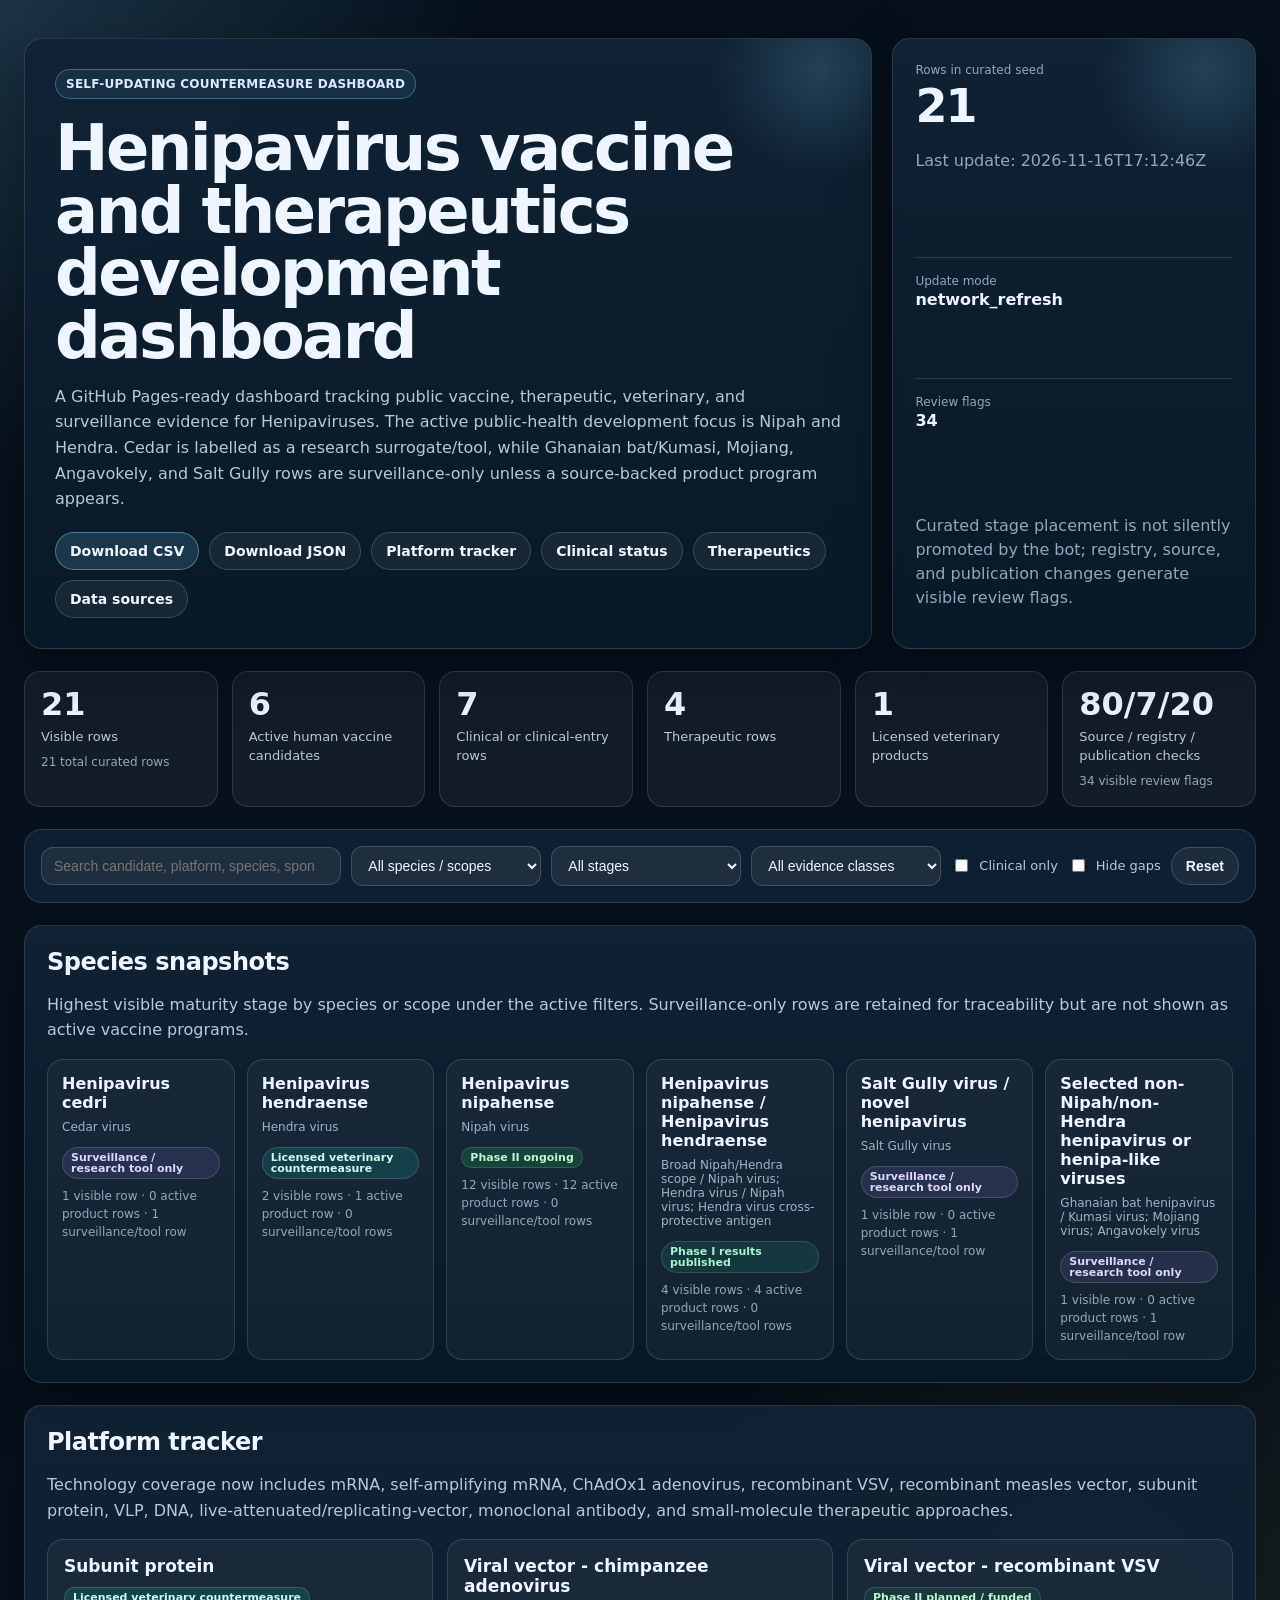
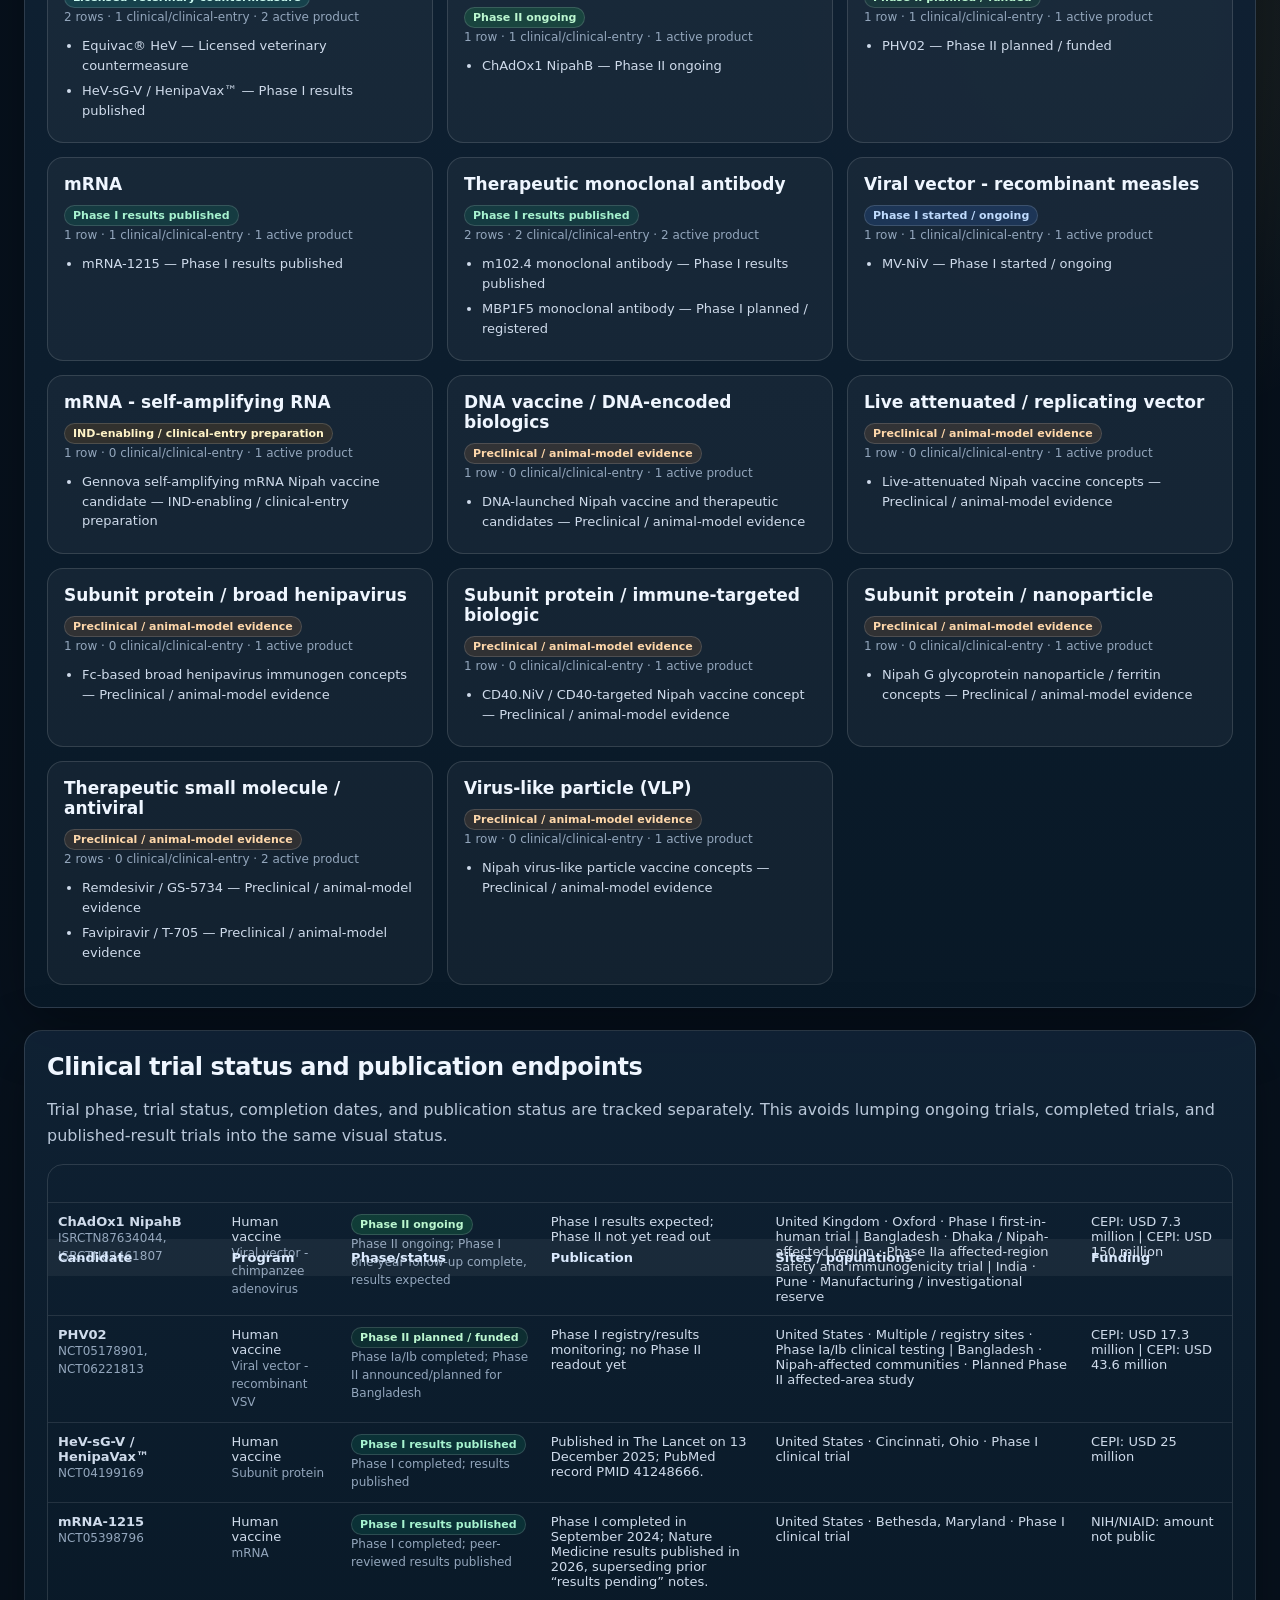
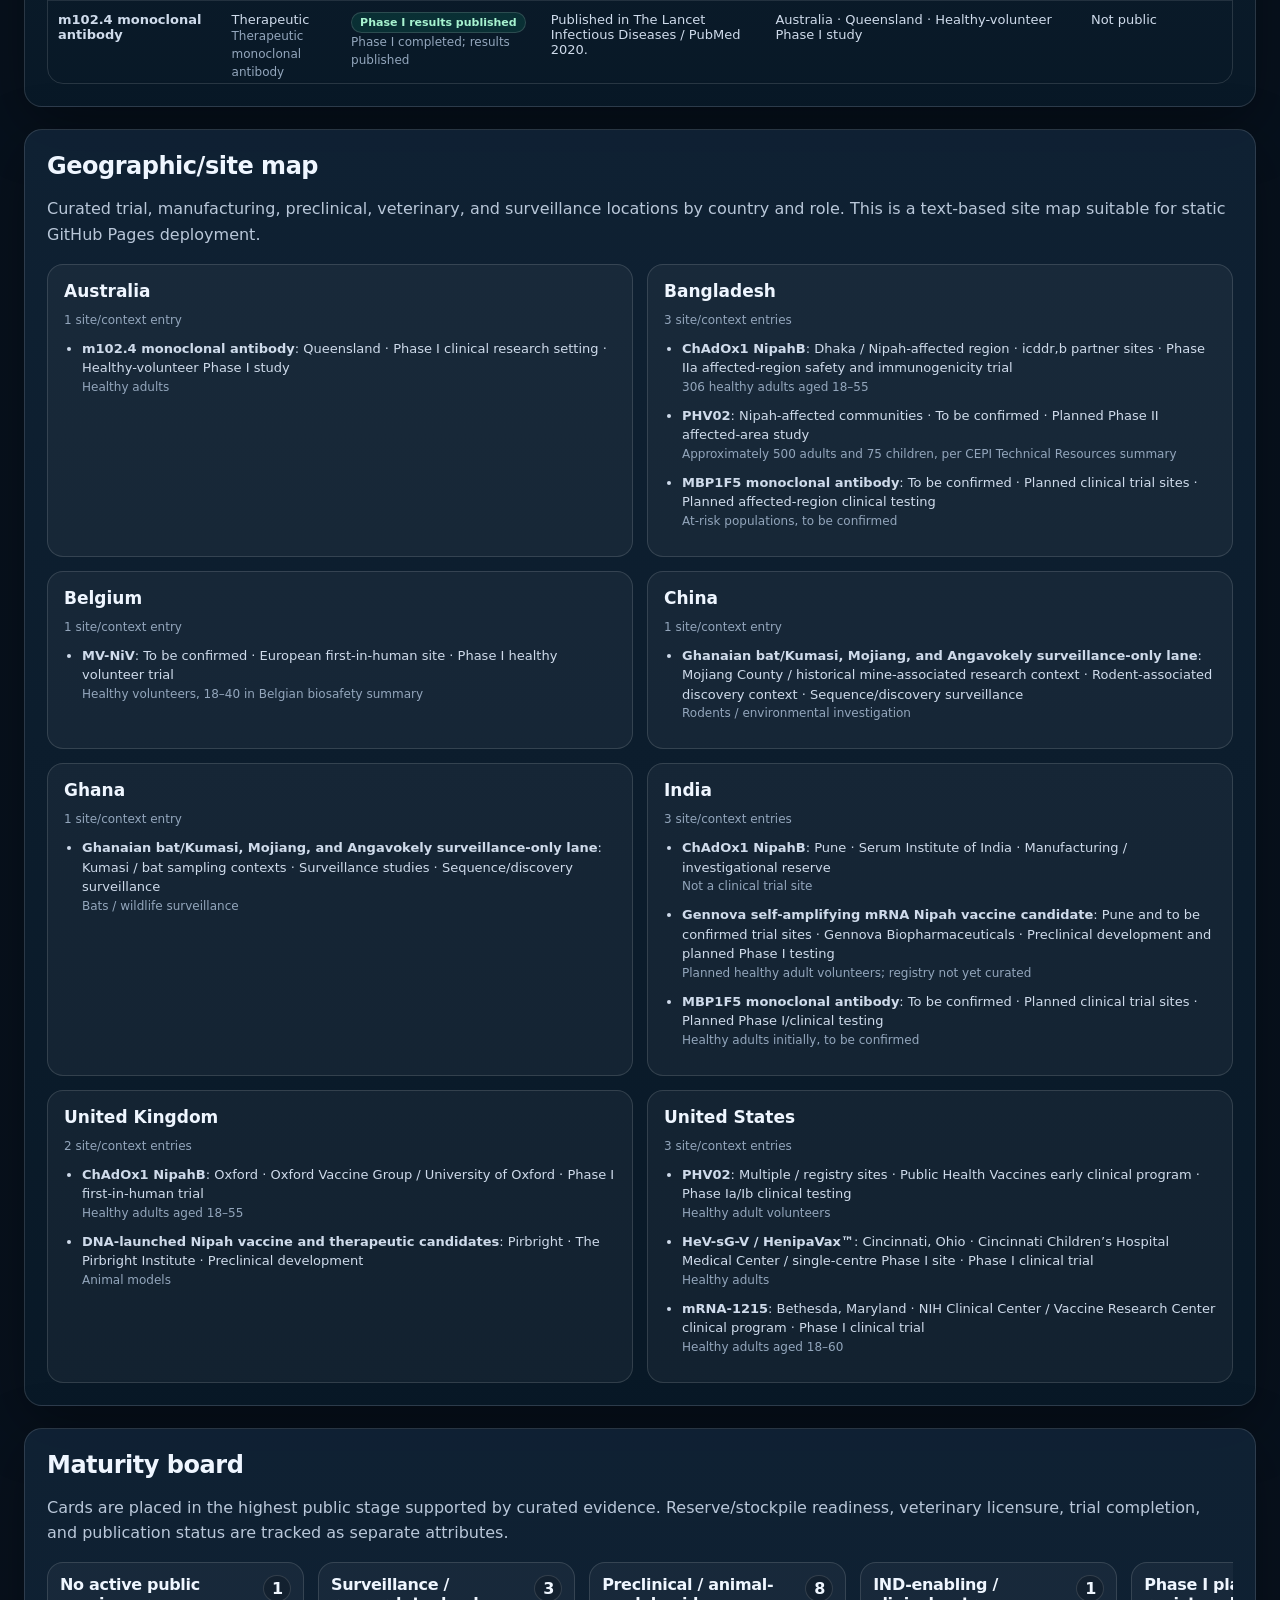
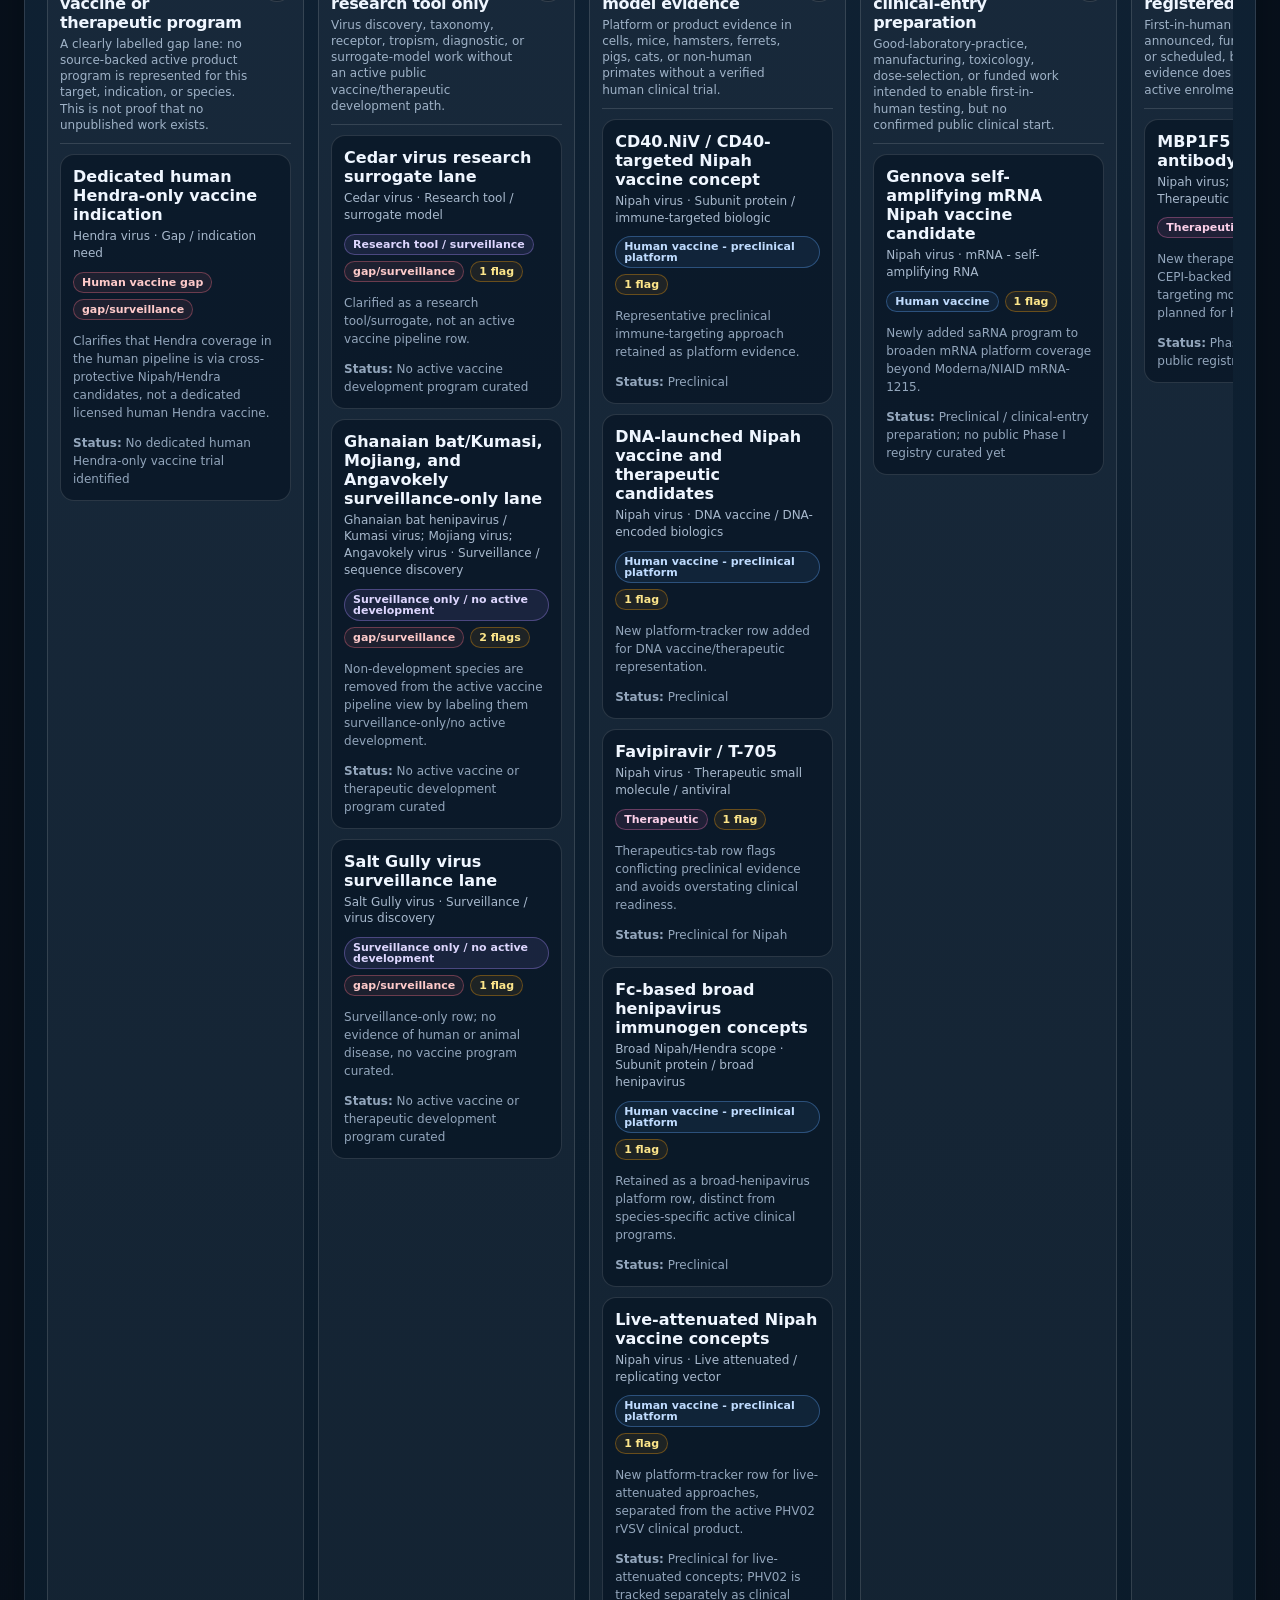
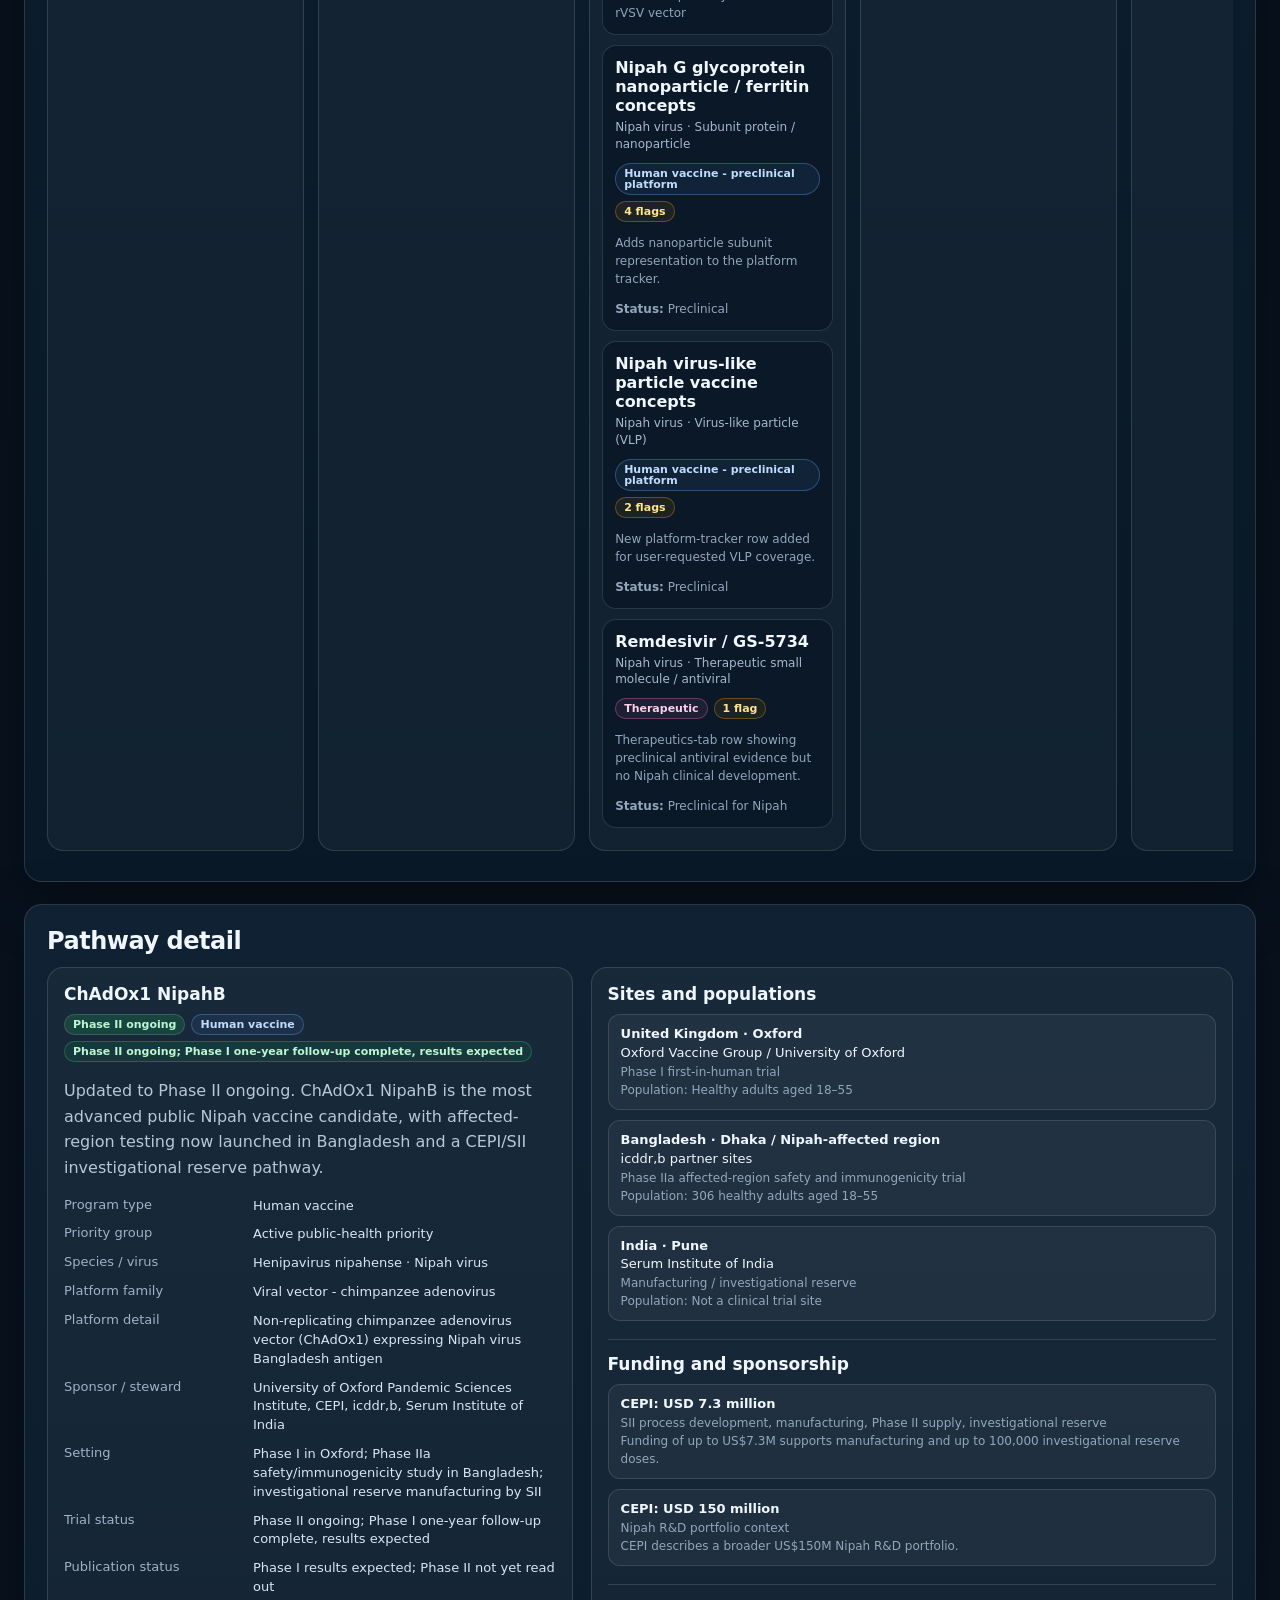
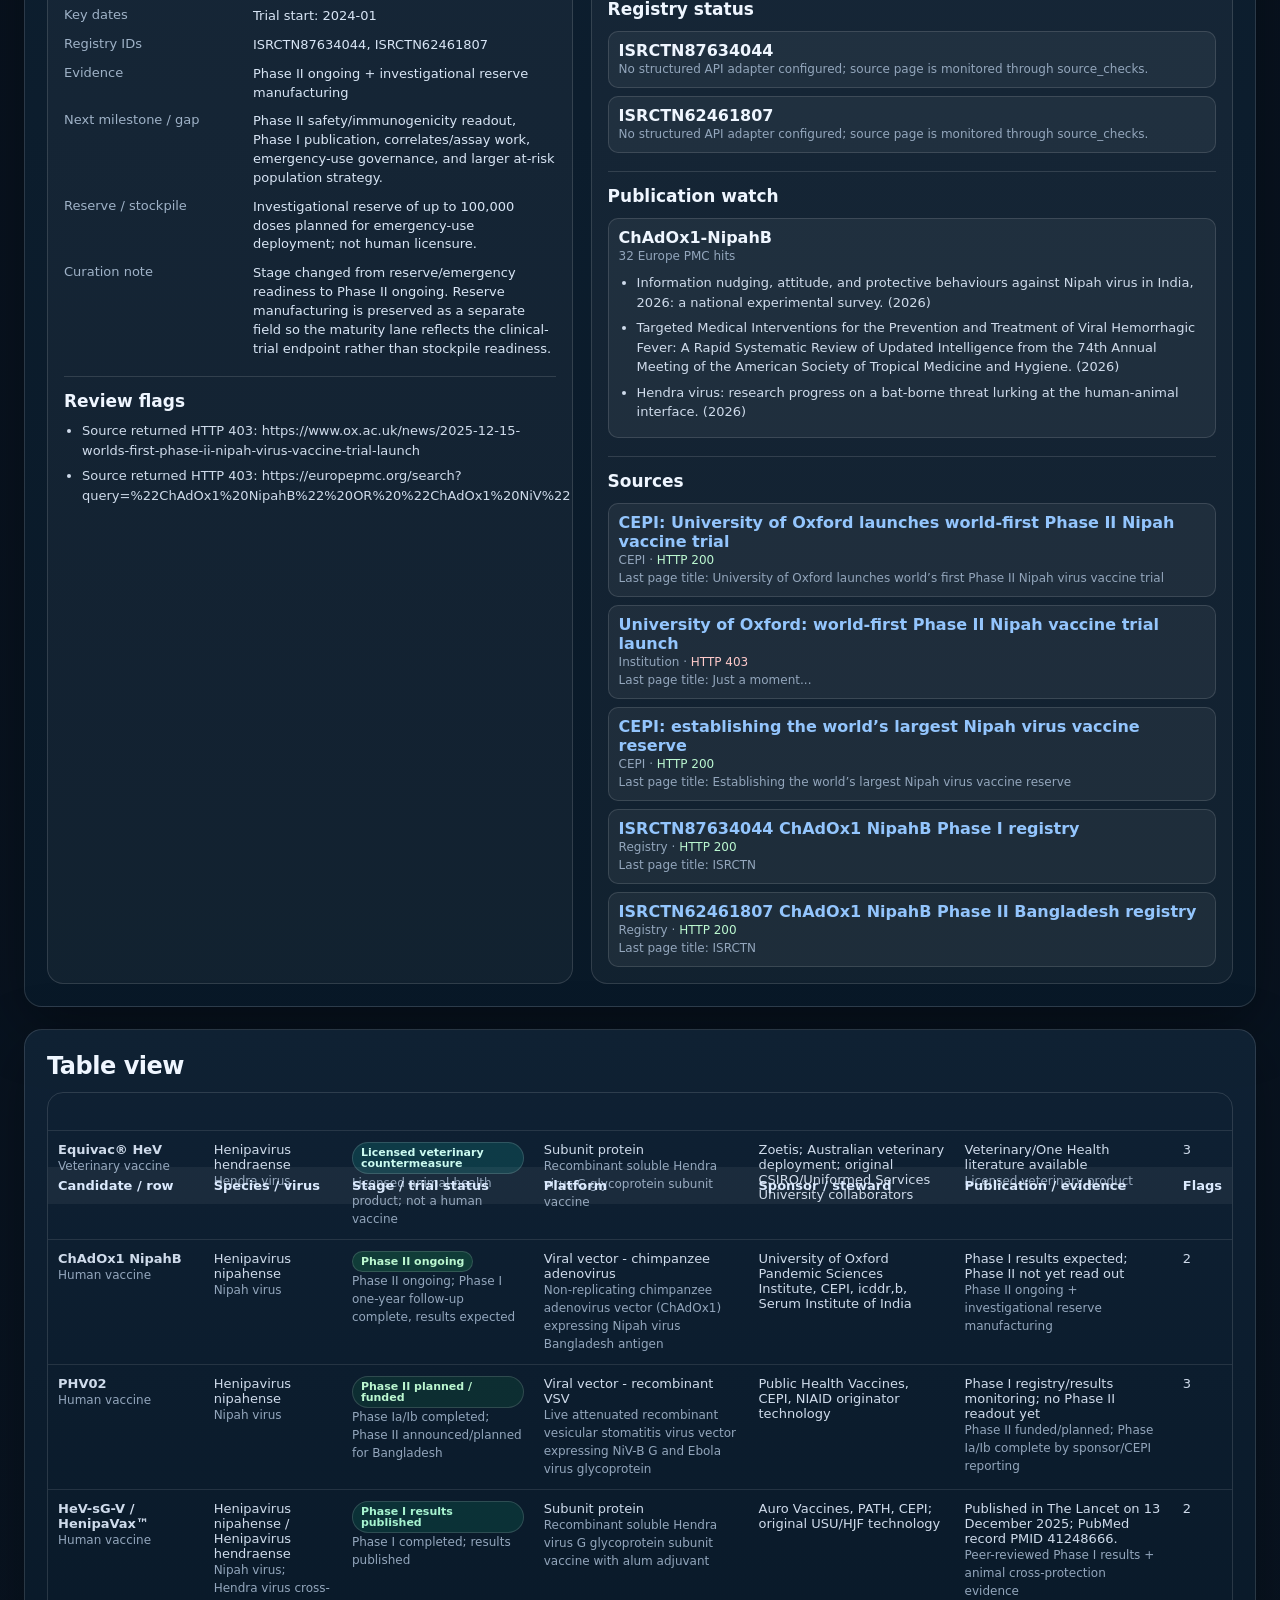
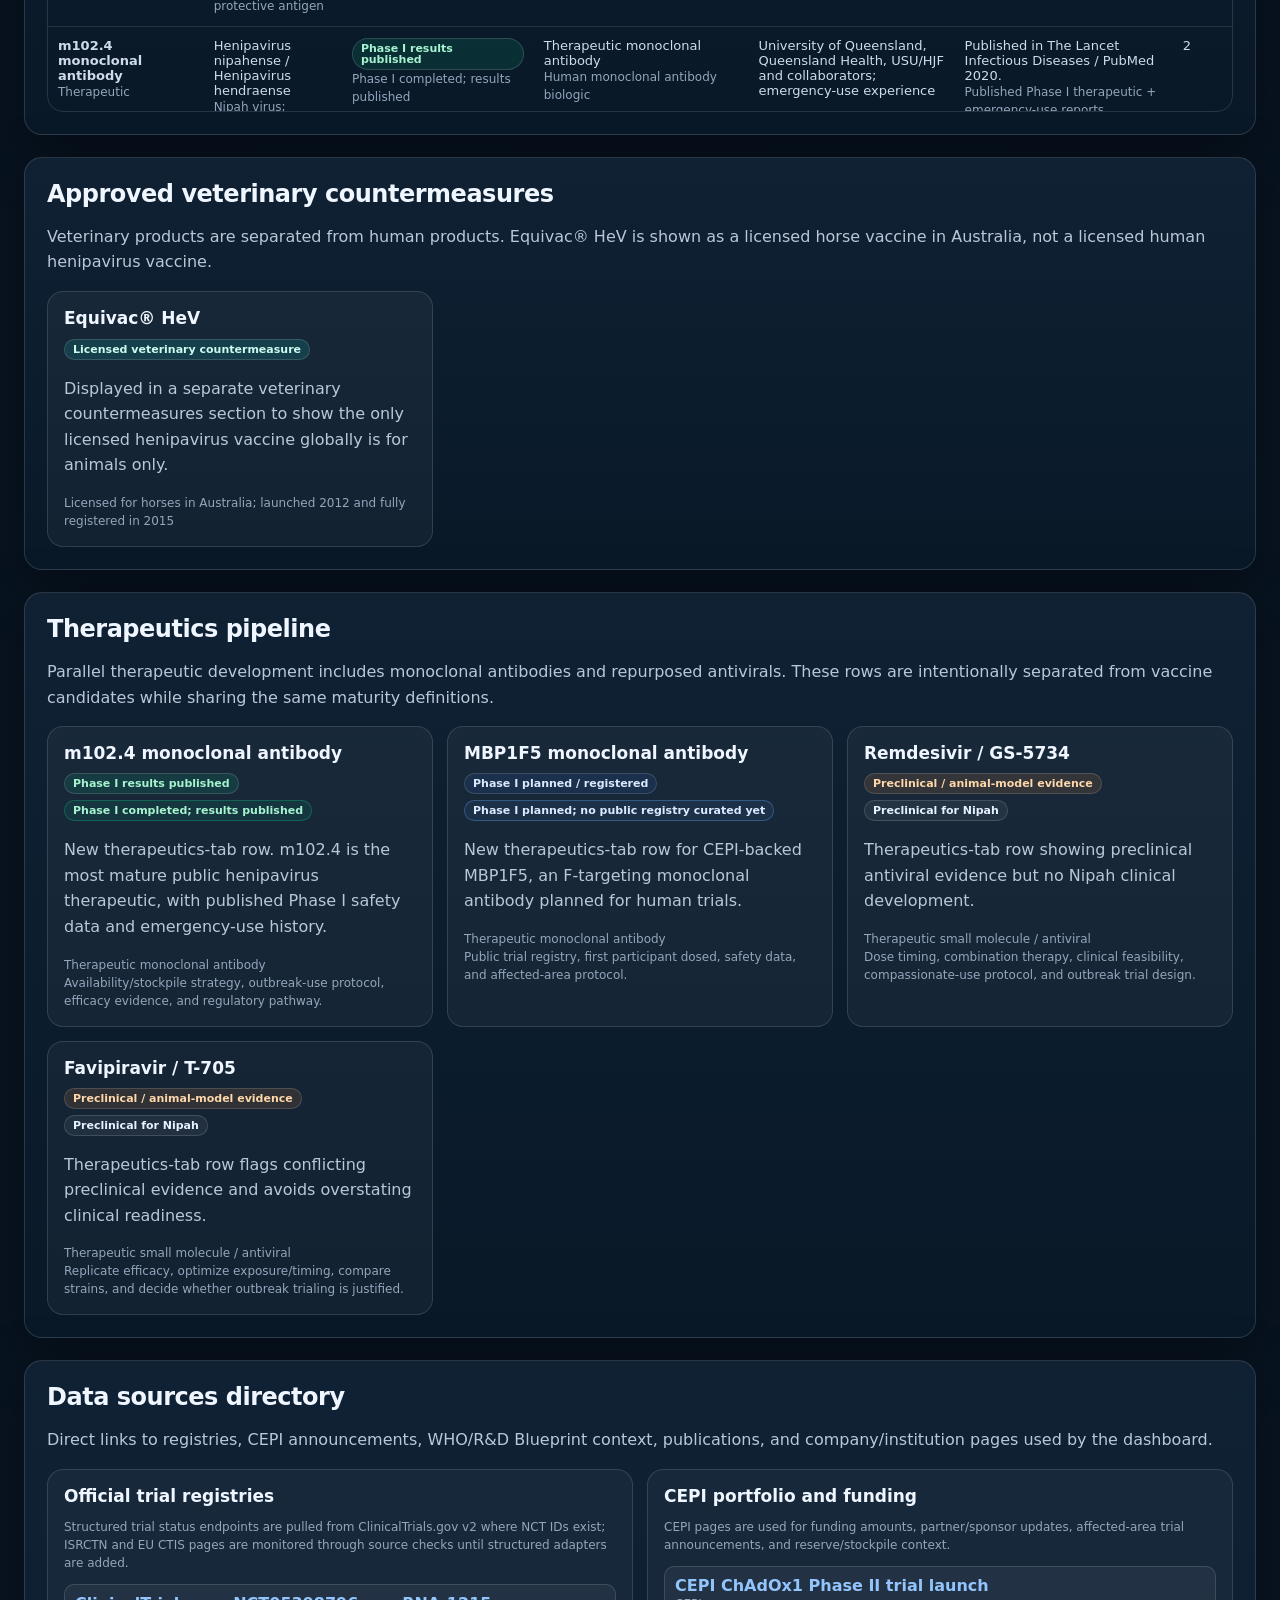
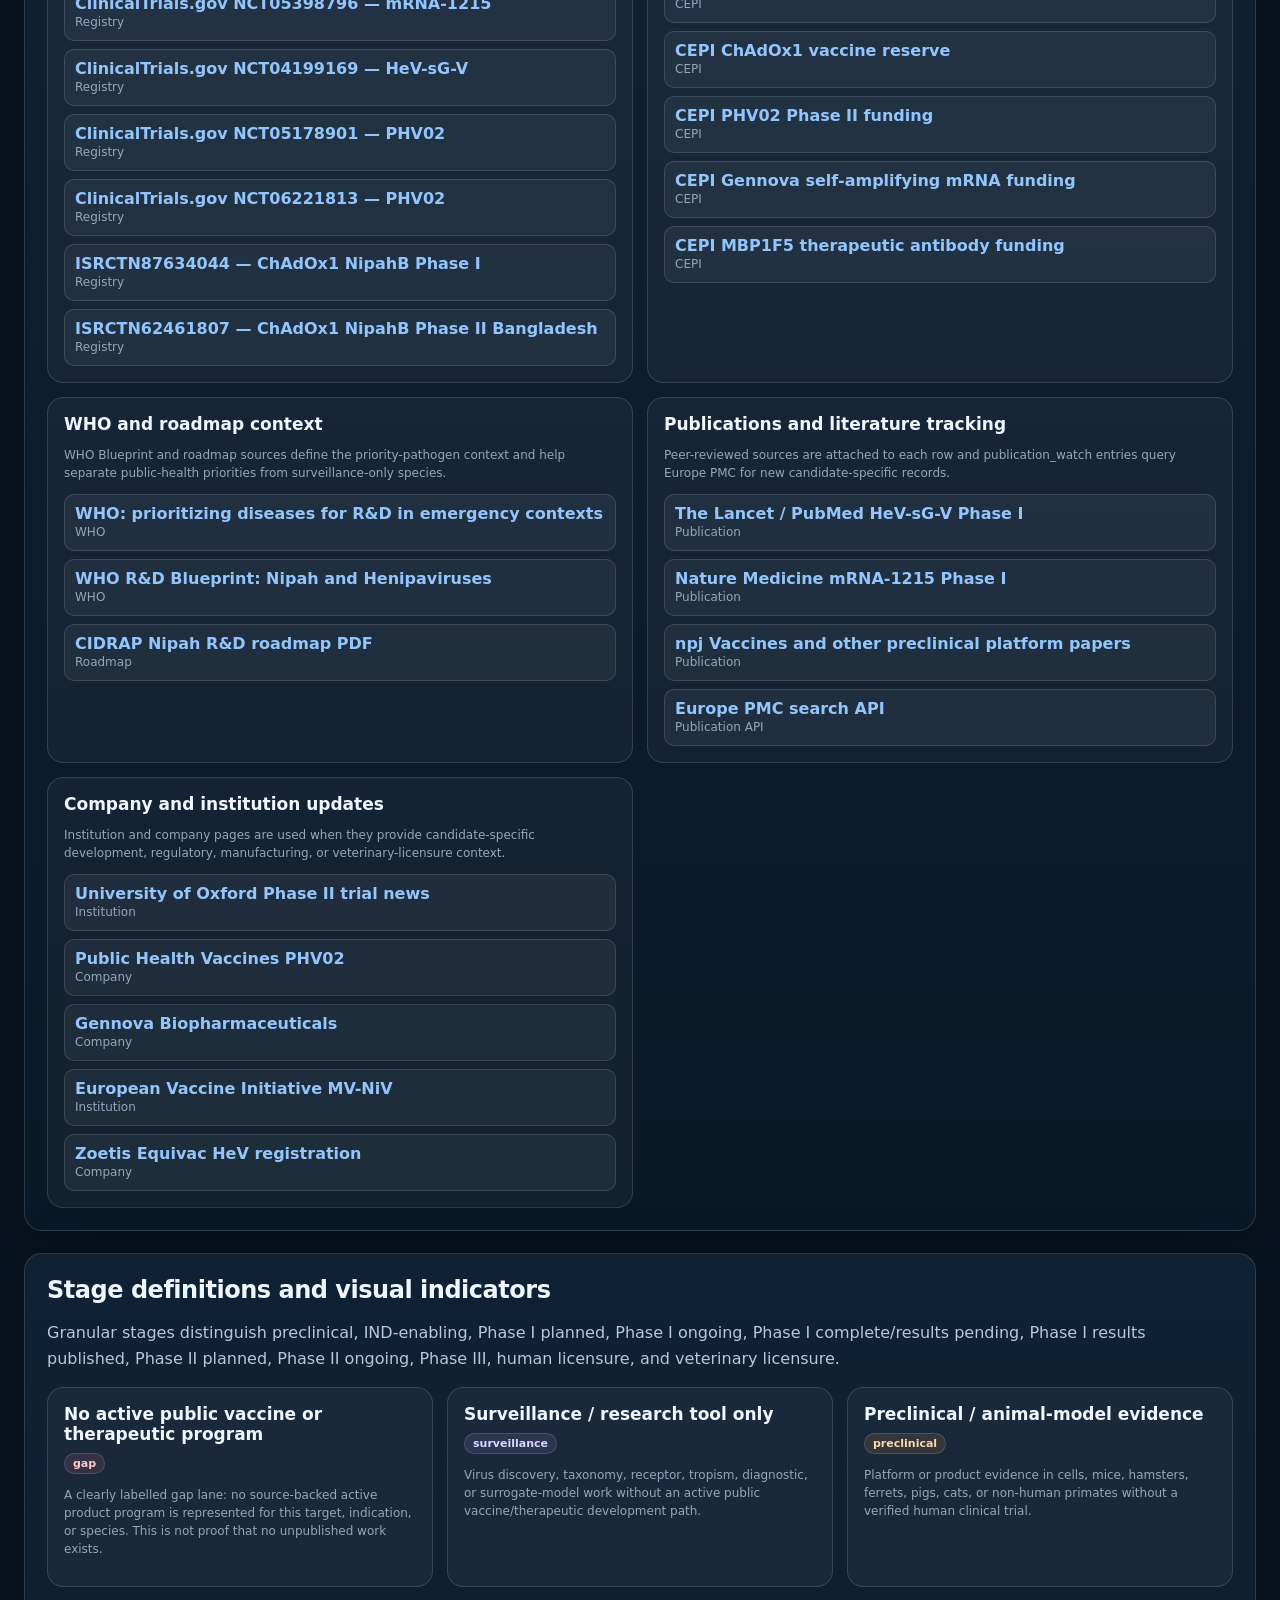
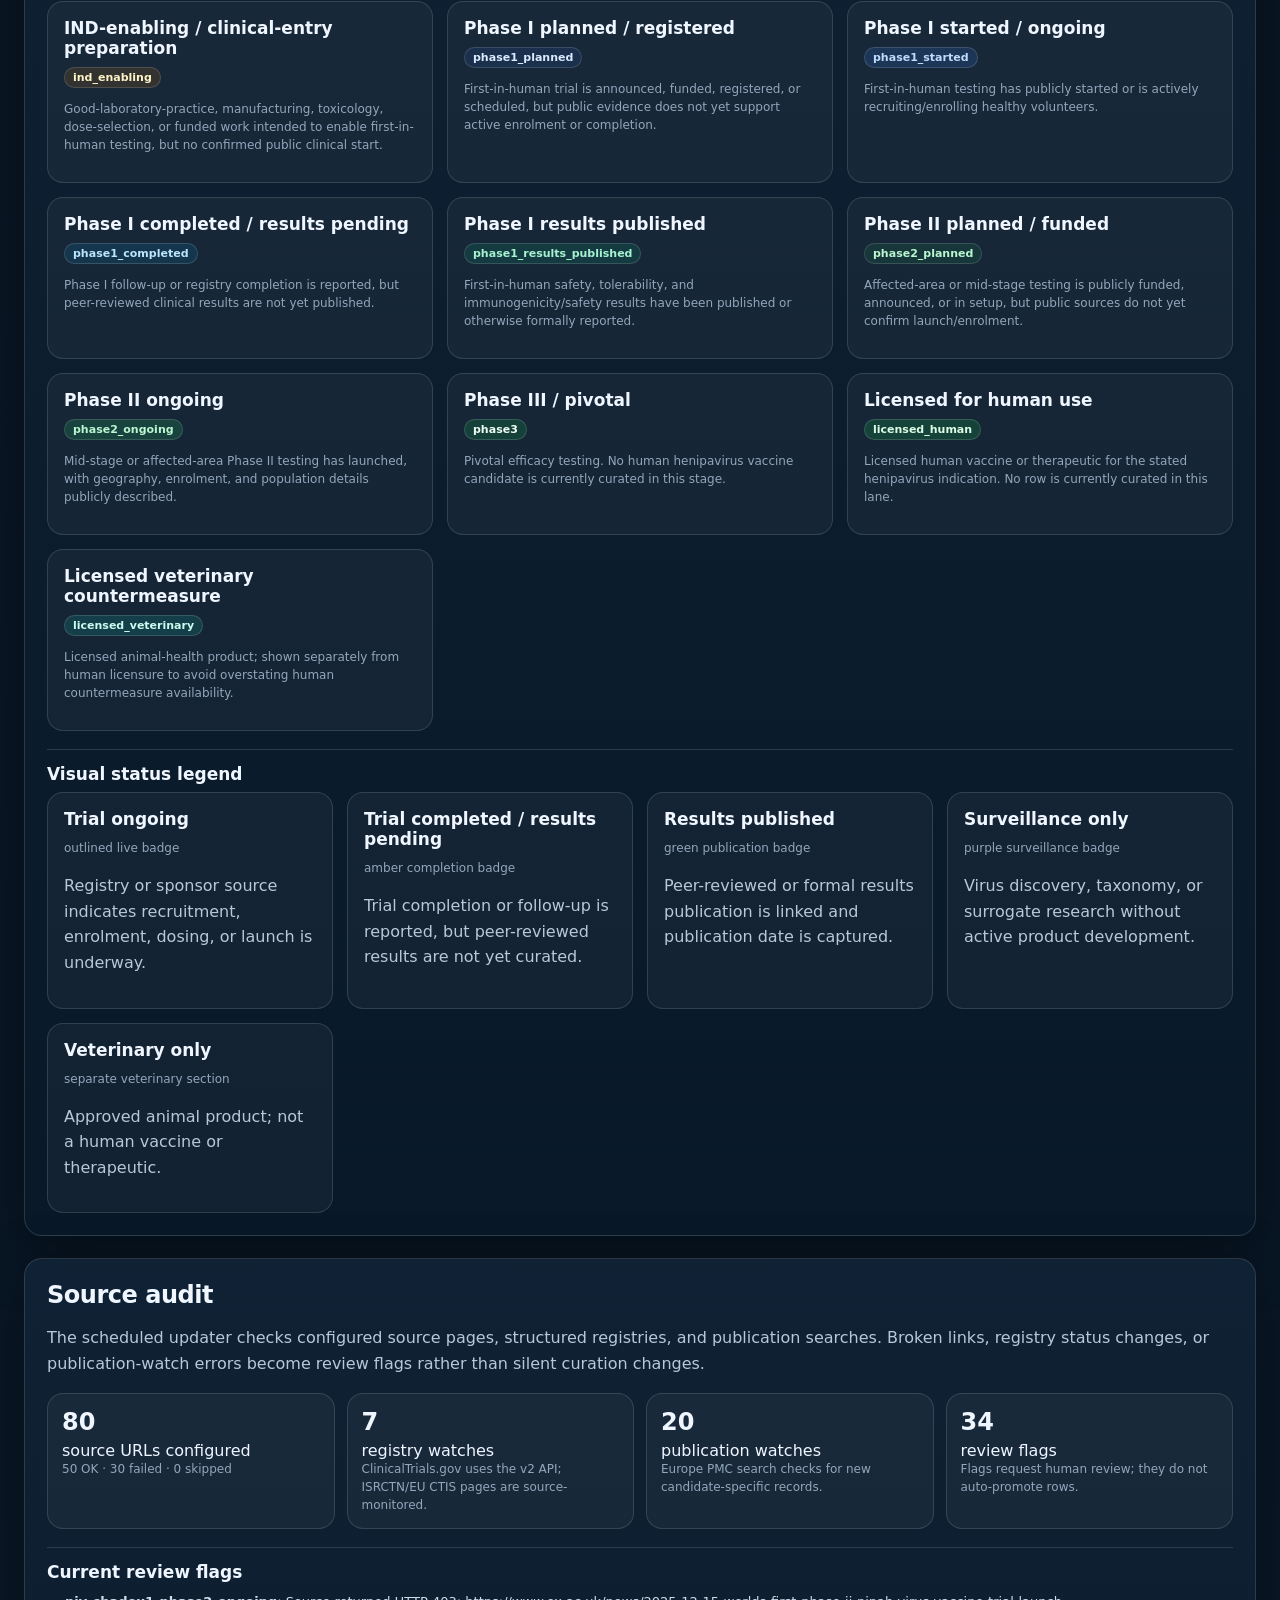
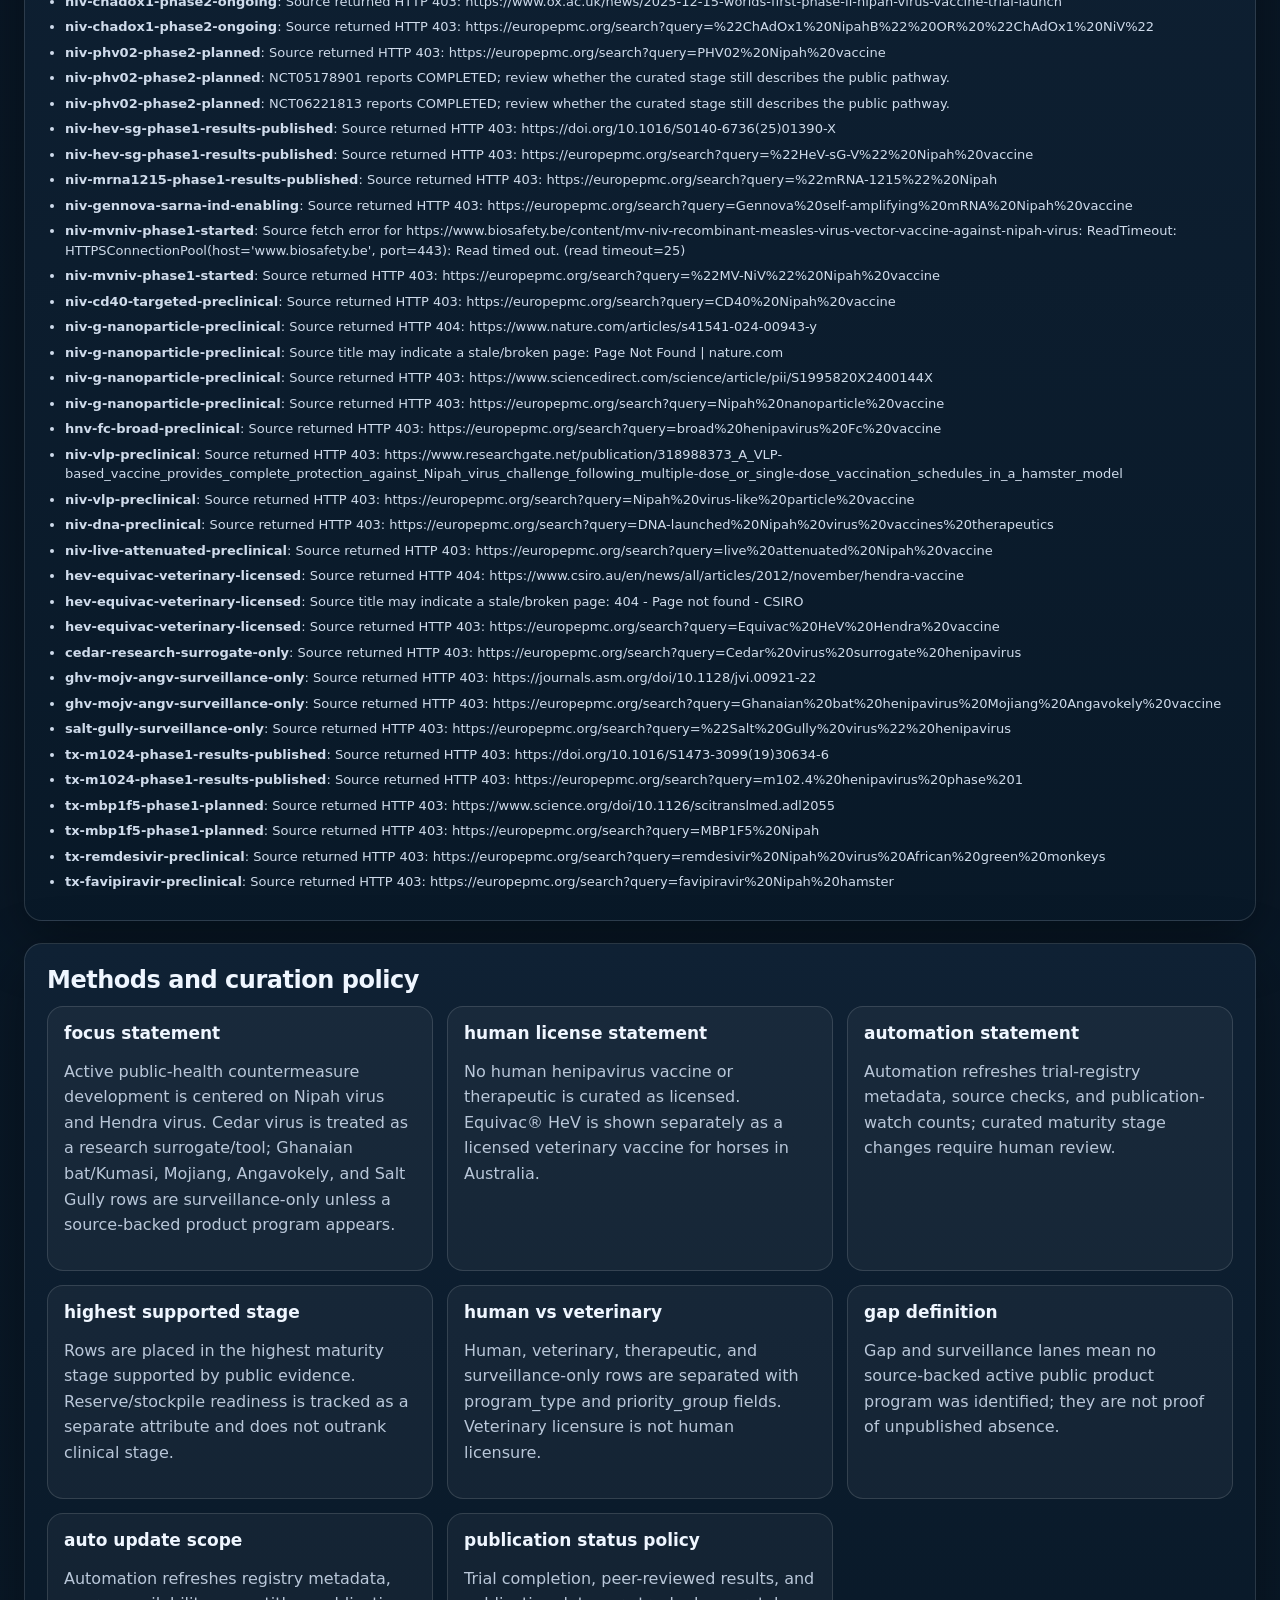
<file: docs/index.html>
<!doctype html>
<html lang="en">
<head>
  <meta charset="utf-8" />
  <meta name="viewport" content="width=device-width, initial-scale=1" />
  <title>Henipavirus vaccine and therapeutics development dashboard</title>
  <meta name="description" content="Self-updating dashboard mapping Henipavirus vaccine and therapeutic development maturity, trial status, platforms, geographies, funding, and data sources." />
  <link rel="stylesheet" href="assets/styles.css" />
</head>
<body>
  <main class="wrap">
    <section class="hero">
      <div class="hero-card">
        <div class="eyebrow">Self-updating countermeasure dashboard</div>
        <h1>Henipavirus vaccine and therapeutics development dashboard</h1>
        <p>
          A GitHub Pages-ready dashboard tracking public vaccine, therapeutic, veterinary, and surveillance evidence for
          Henipaviruses. The active public-health development focus is Nipah and Hendra. Cedar is labelled as a research
          surrogate/tool, while Ghanaian bat/Kumasi, Mojiang, Angavokely, and Salt Gully rows are surveillance-only unless
          a source-backed product program appears.
        </p>
        <div class="actions">
          <a id="csv-link" class="button primary" href="data/henipavirus_development_pipeline_data.csv">Download CSV</a>
          <a id="json-link" class="button" href="data/henipavirus_development_pipeline_data.json">Download JSON</a>
          <a class="button" href="#platform-tracker-section">Platform tracker</a>
          <a class="button" href="#clinical-status-section">Clinical status</a>
          <a class="button" href="#therapeutics-section">Therapeutics</a>
          <a class="button" href="#data-sources-section">Data sources</a>
        </div>
      </div>
      <aside class="hero-card side-note">
        <div>
          <div class="fine">Rows in curated seed</div>
          <div class="big-number" id="record-count">—</div>
          <p class="fine">Last update: <span id="generated-at">loading…</span></p>
        </div>
        <div class="metric">
          <div class="fine">Update mode</div>
          <strong id="update-mode">loading…</strong>
        </div>
        <div class="metric">
          <div class="fine">Review flags</div>
          <strong id="flag-count">—</strong>
        </div>
        <p class="fine">Curated stage placement is not silently promoted by the bot; registry, source, and publication changes generate visible review flags.</p>
      </aside>
    </section>

    <section id="stats" class="grid-stats" aria-label="Dashboard metrics"></section>

    <section class="controls" aria-label="Dashboard filters">
      <input id="search" type="search" placeholder="Search candidate, platform, species, sponsor, evidence, country, funding…" />
      <select id="species-filter" aria-label="Species filter"><option>Loading…</option></select>
      <select id="stage-filter" aria-label="Stage filter"><option>Loading…</option></select>
      <select id="evidence-filter" aria-label="Evidence class filter"><option>Loading…</option></select>
      <label class="check"><input id="clinical-only" type="checkbox" /> Clinical only</label>
      <label class="check"><input id="hide-gaps" type="checkbox" /> Hide gaps</label>
      <button id="reset" type="button">Reset</button>
    </section>

    <section class="panel">
      <h2>Species snapshots</h2>
      <p>Highest visible maturity stage by species or scope under the active filters. Surveillance-only rows are retained for traceability but are not shown as active vaccine programs.</p>
      <div id="species-grid" class="species-grid"></div>
    </section>

    <section id="platform-tracker-section" class="panel">
      <h2>Platform tracker</h2>
      <p>Technology coverage now includes mRNA, self-amplifying mRNA, ChAdOx1 adenovirus, recombinant VSV, recombinant measles vector, subunit protein, VLP, DNA, live-attenuated/replicating-vector, monoclonal antibody, and small-molecule therapeutic approaches.</p>
      <div id="platform-tracker"></div>
    </section>

    <section id="clinical-status-section" class="panel">
      <h2>Clinical trial status and publication endpoints</h2>
      <p>Trial phase, trial status, completion dates, and publication status are tracked separately. This avoids lumping ongoing trials, completed trials, and published-result trials into the same visual status.</p>
      <div id="clinical-tracker"></div>
    </section>

    <section id="geography-section" class="panel">
      <h2>Geographic/site map</h2>
      <p>Curated trial, manufacturing, preclinical, veterinary, and surveillance locations by country and role. This is a text-based site map suitable for static GitHub Pages deployment.</p>
      <div id="geography-grid"></div>
    </section>

    <section class="panel">
      <h2>Maturity board</h2>
      <p>Cards are placed in the highest public stage supported by curated evidence. Reserve/stockpile readiness, veterinary licensure, trial completion, and publication status are tracked as separate attributes.</p>
      <div class="board-wrap">
        <div id="board" class="board"></div>
      </div>
    </section>

    <section id="details" class="panel">
      <h2>Pathway detail</h2>
      <div id="detail" class="detail"></div>
    </section>

    <section class="panel">
      <h2>Table view</h2>
      <div class="table-wrap">
        <table>
          <thead>
            <tr>
              <th>Candidate / row</th>
              <th>Species / virus</th>
              <th>Stage / trial status</th>
              <th>Platform</th>
              <th>Sponsor / steward</th>
              <th>Publication / evidence</th>
              <th>Flags</th>
            </tr>
          </thead>
          <tbody id="table-body"></tbody>
        </table>
      </div>
    </section>

    <section id="veterinary-section" class="panel">
      <h2>Approved veterinary countermeasures</h2>
      <p>Veterinary products are separated from human products. Equivac® HeV is shown as a licensed horse vaccine in Australia, not a licensed human henipavirus vaccine.</p>
      <div id="veterinary-grid"></div>
    </section>

    <section id="therapeutics-section" class="panel">
      <h2>Therapeutics pipeline</h2>
      <p>Parallel therapeutic development includes monoclonal antibodies and repurposed antivirals. These rows are intentionally separated from vaccine candidates while sharing the same maturity definitions.</p>
      <div id="therapeutics-grid"></div>
    </section>

    <section id="data-sources-section" class="panel">
      <h2>Data sources directory</h2>
      <p>Direct links to registries, CEPI announcements, WHO/R&D Blueprint context, publications, and company/institution pages used by the dashboard.</p>
      <div id="sources-directory"></div>
    </section>

    <section id="stage-definitions-section" class="panel">
      <h2>Stage definitions and visual indicators</h2>
      <p>Granular stages distinguish preclinical, IND-enabling, Phase I planned, Phase I ongoing, Phase I complete/results pending, Phase I results published, Phase II planned, Phase II ongoing, Phase III, human licensure, and veterinary licensure.</p>
      <div id="stage-definitions"></div>
    </section>

    <section id="source-audit" class="panel">
      <h2>Source audit</h2>
      <p>The scheduled updater checks configured source pages, structured registries, and publication searches. Broken links, registry status changes, or publication-watch errors become review flags rather than silent curation changes.</p>
      <div id="audit"></div>
    </section>

    <section id="methods-section" class="panel">
      <h2>Methods and curation policy</h2>
      <div id="methods"></div>
    </section>

    <footer class="footer">
      This dashboard is a public-evidence curation aid, not a clinical, regulatory, investment, or medical recommendation. Generated by a static GitHub Pages workflow.
    </footer>
  </main>
  <script src="assets/app.js"></script>
</body>
</html>
</file>
<file: docs/assets/styles.css>
:root {
  --bg: #07131f;
  --panel: #0d1b2a;
  --panel-2: #102235;
  --ink: #eff6ff;
  --muted: #b9c7d9;
  --soft: #d8e5f5;
  --line: rgba(255,255,255,.13);
  --accent: #7dd3fc;
  --accent-2: #fcd34d;
  --danger: #fb7185;
  --good: #86efac;
  --shadow: 0 18px 60px rgba(0,0,0,.35);
  --radius: 18px;
}
* { box-sizing: border-box; }
html { scroll-behavior: smooth; }
body {
  margin: 0;
  font-family: Inter, ui-sans-serif, system-ui, -apple-system, BlinkMacSystemFont, "Segoe UI", sans-serif;
  color: var(--ink);
  background:
    radial-gradient(circle at top left, rgba(125, 211, 252, .18), transparent 30rem),
    radial-gradient(circle at 85% 10%, rgba(252, 211, 77, .11), transparent 26rem),
    linear-gradient(180deg, #06111d 0%, #08111d 38%, #091827 100%);
  min-height: 100vh;
}
a { color: #93c5fd; text-decoration: none; }
a:hover { text-decoration: underline; }
.wrap { max-width: 1500px; margin: 0 auto; padding: 24px; }
.hero {
  display: grid;
  grid-template-columns: minmax(0, 1.4fr) minmax(300px, .6fr);
  gap: 20px;
  align-items: stretch;
  margin-top: 14px;
}
.hero-card, .panel {
  background: linear-gradient(180deg, rgba(16,34,53,.94), rgba(9,25,40,.94));
  border: 1px solid var(--line);
  box-shadow: var(--shadow);
  border-radius: var(--radius);
}
.hero-card { padding: 30px; position: relative; overflow: hidden; }
.hero-card::after {
  content: "";
  position: absolute;
  width: 220px; height: 220px;
  border-radius: 50%;
  background: radial-gradient(circle, rgba(125,211,252,.18), transparent 70%);
  top: -80px; right: -60px;
}
.eyebrow {
  display: inline-flex;
  gap: 8px;
  align-items: center;
  padding: 7px 10px;
  border: 1px solid rgba(125,211,252,.35);
  border-radius: 999px;
  color: #dbeafe;
  background: rgba(125,211,252,.08);
  font-weight: 700;
  letter-spacing: .02em;
  font-size: 12px;
  text-transform: uppercase;
}
h1 { font-size: clamp(32px, 5vw, 64px); line-height: .98; margin: 18px 0 16px; letter-spacing: -.04em; }
h2 { margin: 0 0 12px; font-size: 24px; letter-spacing: -.02em; }
h3 { margin: 0 0 8px; font-size: 17px; }
p { color: var(--muted); line-height: 1.6; }
.hero p { max-width: 850px; font-size: 16px; }
.actions { display: flex; flex-wrap: wrap; gap: 10px; margin-top: 20px; }
.button, button {
  border: 1px solid rgba(255,255,255,.16);
  border-radius: 999px;
  padding: 10px 14px;
  color: var(--ink);
  background: rgba(255,255,255,.06);
  cursor: pointer;
  font-weight: 700;
  font-size: 14px;
}
.button.primary { background: rgba(125,211,252,.16); border-color: rgba(125,211,252,.45); }
button:hover, .button:hover { background: rgba(255,255,255,.11); text-decoration: none; }
.side-note { padding: 22px; display: flex; flex-direction: column; justify-content: space-between; gap: 14px; }
.side-note .metric { border-top: 1px solid var(--line); padding-top: 14px; }
.big-number { font-size: 46px; font-weight: 850; letter-spacing: -.04em; }
.muted { color: var(--muted); }
.fine { font-size: 12px; color: #93a6bc; line-height: 1.5; }
.grid-stats {
  display: grid;
  grid-template-columns: repeat(6, minmax(130px, 1fr));
  gap: 14px;
  margin: 22px 0;
}
.stat { padding: 16px; background: rgba(255,255,255,.05); border: 1px solid var(--line); border-radius: 16px; }
.stat strong { display: block; font-size: 32px; line-height: 1; margin-bottom: 6px; }
.stat span { color: var(--muted); font-size: 13px; }
.controls {
  display: grid;
  grid-template-columns: 1fr 190px 190px 190px auto auto;
  gap: 10px;
  align-items: center;
  padding: 16px;
  margin: 22px 0;
  background: rgba(16,34,53,.9);
  border: 1px solid var(--line);
  border-radius: var(--radius);
  position: sticky;
  top: 0;
  z-index: 5;
  backdrop-filter: blur(14px);
}
input, select {
  width: 100%;
  background: rgba(255,255,255,.07);
  color: var(--ink);
  border: 1px solid rgba(255,255,255,.16);
  border-radius: 12px;
  padding: 10px 12px;
  font-size: 14px;
  outline: none;
}
option { color: #0b1724; }
label.check { display: flex; align-items: center; gap: 8px; color: var(--muted); white-space: nowrap; font-size: 13px; }
label.check input { width: auto; }
.panel { padding: 22px; margin: 22px 0; }
.species-grid { display: grid; grid-template-columns: repeat(6, minmax(170px, 1fr)); gap: 12px; }
.species-card {
  padding: 14px;
  border-radius: 16px;
  border: 1px solid var(--line);
  background: rgba(255,255,255,.045);
  min-height: 144px;
}
.species-card .name { font-weight: 800; margin-bottom: 8px; }
.species-card .latin { color: #9fb2c7; font-size: 12px; margin-bottom: 12px; }
.species-card .stage-chip { display: inline-flex; margin-bottom: 8px; }
.board-wrap { overflow-x: auto; padding-bottom: 8px; }
.board { display: grid; grid-template-columns: repeat(8, minmax(245px, 1fr)); gap: 14px; min-width: 2020px; }
.lane {
  background: rgba(255,255,255,.04);
  border: 1px solid var(--line);
  border-radius: 16px;
  min-height: 350px;
  padding: 12px;
}
.lane-head { display: flex; align-items: flex-start; justify-content: space-between; gap: 8px; border-bottom: 1px solid var(--line); padding-bottom: 10px; margin-bottom: 10px; }
.lane-title { font-weight: 850; letter-spacing: -.02em; }
.lane-desc { font-size: 12px; color: #9fb2c7; margin-top: 4px; line-height: 1.35; }
.count-pill { border: 1px solid var(--line); background: rgba(0,0,0,.18); border-radius: 999px; min-width: 28px; text-align: center; padding: 3px 8px; font-weight: 800; }
.card {
  padding: 12px;
  margin-bottom: 10px;
  background: rgba(8, 22, 36, .72);
  border: 1px solid rgba(255,255,255,.13);
  border-radius: 14px;
  cursor: pointer;
  transition: transform .14s ease, border-color .14s ease, background .14s ease;
}
.card:hover { transform: translateY(-2px); border-color: rgba(125,211,252,.45); background: rgba(12, 32, 52, .9); }
.card.active { outline: 2px solid rgba(125,211,252,.65); }
.card-title { font-weight: 850; margin-bottom: 4px; }
.card-sub { font-size: 12px; color: #a8b9cd; line-height: 1.4; }
.chips { display: flex; flex-wrap: wrap; gap: 6px; margin: 10px 0; }
.chip, .stage-chip {
  display: inline-flex;
  align-items: center;
  padding: 4px 8px;
  border-radius: 999px;
  border: 1px solid rgba(255,255,255,.14);
  background: rgba(255,255,255,.06);
  color: #e5f2ff;
  font-size: 11px;
  font-weight: 800;
  line-height: 1;
}
.chip.gap { color: #fecaca; border-color: rgba(251,113,133,.35); background: rgba(251,113,133,.08); }
.chip.clinical { color: #bbf7d0; border-color: rgba(134,239,172,.35); background: rgba(134,239,172,.08); }
.chip.flag { color: #fde68a; border-color: rgba(245,158,11,.35); background: rgba(245,158,11,.08); }
.stage-gap { color: #fecaca; background: rgba(251,113,133,.12); }
.stage-surveillance { color: #ddd6fe; background: rgba(167,139,250,.12); }
.stage-preclinical { color: #fed7aa; background: rgba(251,146,60,.12); }
.stage-phase1 { color: #bfdbfe; background: rgba(96,165,250,.13); }
.stage-phase1_complete { color: #bae6fd; background: rgba(14,165,233,.13); }
.stage-phase2 { color: #bbf7d0; background: rgba(34,197,94,.13); }
.stage-reserve { color: #fde68a; background: rgba(245,158,11,.13); }
.stage-licensed { color: #dcfce7; background: rgba(22,163,74,.18); }
.detail { display: grid; grid-template-columns: minmax(0, .9fr) minmax(0, 1.1fr); gap: 18px; }
.detail-box { border: 1px solid var(--line); border-radius: 16px; padding: 16px; background: rgba(255,255,255,.04); }
.kv { display: grid; grid-template-columns: 150px minmax(0, 1fr); gap: 10px 14px; margin-top: 12px; }
.kv div:nth-child(odd) { color: #9fb2c7; font-size: 13px; }
.kv div:nth-child(even) { color: var(--soft); font-size: 13px; line-height: 1.45; }
.source-list { display: flex; flex-direction: column; gap: 8px; margin-top: 12px; }
.source-list a, .source-list .source-row { display: block; padding: 9px 10px; background: rgba(255,255,255,.05); border: 1px solid var(--line); border-radius: 10px; }
table { width: 100%; border-collapse: collapse; font-size: 13px; }
th, td { padding: 11px 10px; border-bottom: 1px solid rgba(255,255,255,.1); vertical-align: top; }
th { color: #dbeafe; text-align: left; background: rgba(255,255,255,.055); position: sticky; top: 74px; z-index: 2; }
td { color: #cfdbeb; }
.table-wrap { max-height: 620px; overflow: auto; border: 1px solid var(--line); border-radius: 16px; }
.table-wrap table tr:hover td { background: rgba(255,255,255,.04); cursor: pointer; }
.method-grid { display: grid; grid-template-columns: repeat(3, 1fr); gap: 14px; }
.method-card { background: rgba(255,255,255,.045); border: 1px solid var(--line); border-radius: 16px; padding: 16px; }
.audit-grid { display: grid; grid-template-columns: repeat(4, minmax(160px, 1fr)); gap: 12px; }
.audit-card { border: 1px solid var(--line); border-radius: 16px; padding: 14px; background: rgba(255,255,255,.045); }
.audit-card strong { display: block; font-size: 24px; margin-bottom: 5px; }
.footer { color: #88a1bb; font-size: 12px; padding: 30px 0 10px; }
.empty { color: #7f94aa; font-size: 13px; padding: 14px; text-align: center; border: 1px dashed rgba(255,255,255,.13); border-radius: 12px; }
.warn { color: #fde68a; }
.bad { color: #fecaca; }
.good { color: #bbf7d0; }
.code { font-family: ui-monospace, SFMono-Regular, Menlo, Consolas, monospace; }
@media (max-width: 1100px) {
  .hero { grid-template-columns: 1fr; }
  .grid-stats { grid-template-columns: repeat(2, minmax(150px,1fr)); }
  .controls { grid-template-columns: 1fr 1fr; position: static; }
  .species-grid { grid-template-columns: repeat(2, minmax(160px,1fr)); }
  .detail { grid-template-columns: 1fr; }
  .method-grid, .audit-grid { grid-template-columns: 1fr; }
}
@media (max-width: 680px) {
  .wrap { padding: 14px; }
  .hero-card { padding: 22px; }
  .controls { grid-template-columns: 1fr; }
  .grid-stats, .species-grid { grid-template-columns: 1fr; }
  .kv { grid-template-columns: 1fr; }
}

/* Updated granular stages and dashboard modules */
.controls { grid-template-columns: minmax(260px, 1fr) repeat(3, minmax(150px, 190px)) auto auto auto; }
.board { grid-template-columns: repeat(13, minmax(255px, 1fr)); }
.stage-ind_enabling { color: #fef3c7; background: rgba(217,119,6,.14); }
.stage-phase1_planned { color: #dbeafe; background: rgba(59,130,246,.10); }
.stage-phase1_started { color: #bfdbfe; background: rgba(59,130,246,.16); }
.stage-phase1_completed { color: #bae6fd; background: rgba(14,165,233,.13); }
.stage-phase1_results_published { color: #a7f3d0; background: rgba(16,185,129,.14); }
.stage-phase2_planned { color: #bbf7d0; background: rgba(34,197,94,.10); }
.stage-phase2_ongoing { color: #bbf7d0; background: rgba(34,197,94,.18); }
.stage-phase3 { color: #f0fdf4; background: rgba(22,163,74,.22); }
.stage-licensed_human { color: #dcfce7; background: rgba(22,163,74,.24); }
.stage-licensed_veterinary { color: #ccfbf1; background: rgba(20,184,166,.18); }

.chip.program-vaccine { color: #bfdbfe; border-color: rgba(96,165,250,.35); background: rgba(96,165,250,.08); }
.chip.program-therapeutic { color: #fbcfe8; border-color: rgba(244,114,182,.35); background: rgba(244,114,182,.09); }
.chip.program-veterinary { color: #ccfbf1; border-color: rgba(45,212,191,.35); background: rgba(45,212,191,.09); }
.chip.program-surveillance { color: #ddd6fe; border-color: rgba(167,139,250,.35); background: rgba(167,139,250,.10); }
.chip.program-gap { color: #fecaca; border-color: rgba(251,113,133,.35); background: rgba(251,113,133,.08); }
.chip.status-live { color: #bbf7d0; border-color: rgba(34,197,94,.35); background: rgba(34,197,94,.10); }
.chip.status-complete { color: #fde68a; border-color: rgba(245,158,11,.35); background: rgba(245,158,11,.08); }
.chip.status-published { color: #a7f3d0; border-color: rgba(16,185,129,.35); background: rgba(16,185,129,.10); }
.chip.status-planned { color: #dbeafe; border-color: rgba(96,165,250,.35); background: rgba(96,165,250,.08); }
.chip.status-surveillance { color: #ddd6fe; border-color: rgba(167,139,250,.35); background: rgba(167,139,250,.10); }

.tracker-grid { display: grid; grid-template-columns: repeat(3, minmax(240px, 1fr)); gap: 14px; }
.tracker-grid.small-grid { grid-template-columns: repeat(4, minmax(190px, 1fr)); }
.tracker-card {
  background: rgba(255,255,255,.045);
  border: 1px solid var(--line);
  border-radius: 16px;
  padding: 16px;
  min-height: 135px;
}
.tracker-card h3 { margin-bottom: 10px; }
.tracker-card[data-id], .therapeutic-card[data-id], .veterinary-card[data-id] { cursor: pointer; }
.tracker-card[data-id]:hover { border-color: rgba(125,211,252,.45); background: rgba(12,32,52,.9); }
.geo-grid { grid-template-columns: repeat(2, minmax(260px, 1fr)); }
.geo-card .compact-list li { margin-bottom: 10px; }
.source-groups { display: grid; grid-template-columns: repeat(2, minmax(260px, 1fr)); gap: 14px; }
.source-group { background: rgba(255,255,255,.04); border: 1px solid var(--line); border-radius: 16px; padding: 16px; }
.compact-list { margin: 10px 0 0; padding-left: 18px; color: #cfdbeb; line-height: 1.5; font-size: 13px; }
.compact-list li { margin-bottom: 6px; }
.section-subhead { margin-top: 18px; padding-top: 14px; border-top: 1px solid var(--line); }
.location-list, .funding-list { display: grid; gap: 10px; margin-top: 10px; }
.location-item, .funding-item {
  border: 1px solid rgba(255,255,255,.12);
  background: rgba(255,255,255,.045);
  border-radius: 12px;
  padding: 10px 12px;
  font-size: 13px;
  line-height: 1.45;
}
.source-row .compact-list { margin-top: 8px; }
.compact-table { max-height: 520px; }
.detail .detail-box h3:not(:first-child) { margin-top: 18px; }
.kv { grid-template-columns: 175px minmax(0, 1fr); }
.stat .fine { margin-top: 8px; }

@media (max-width: 1100px) {
  .controls { grid-template-columns: 1fr 1fr; }
  .tracker-grid, .tracker-grid.small-grid, .source-groups, .geo-grid { grid-template-columns: 1fr; }
}
@media (max-width: 680px) {
  .controls { grid-template-columns: 1fr; }
}
</file>
